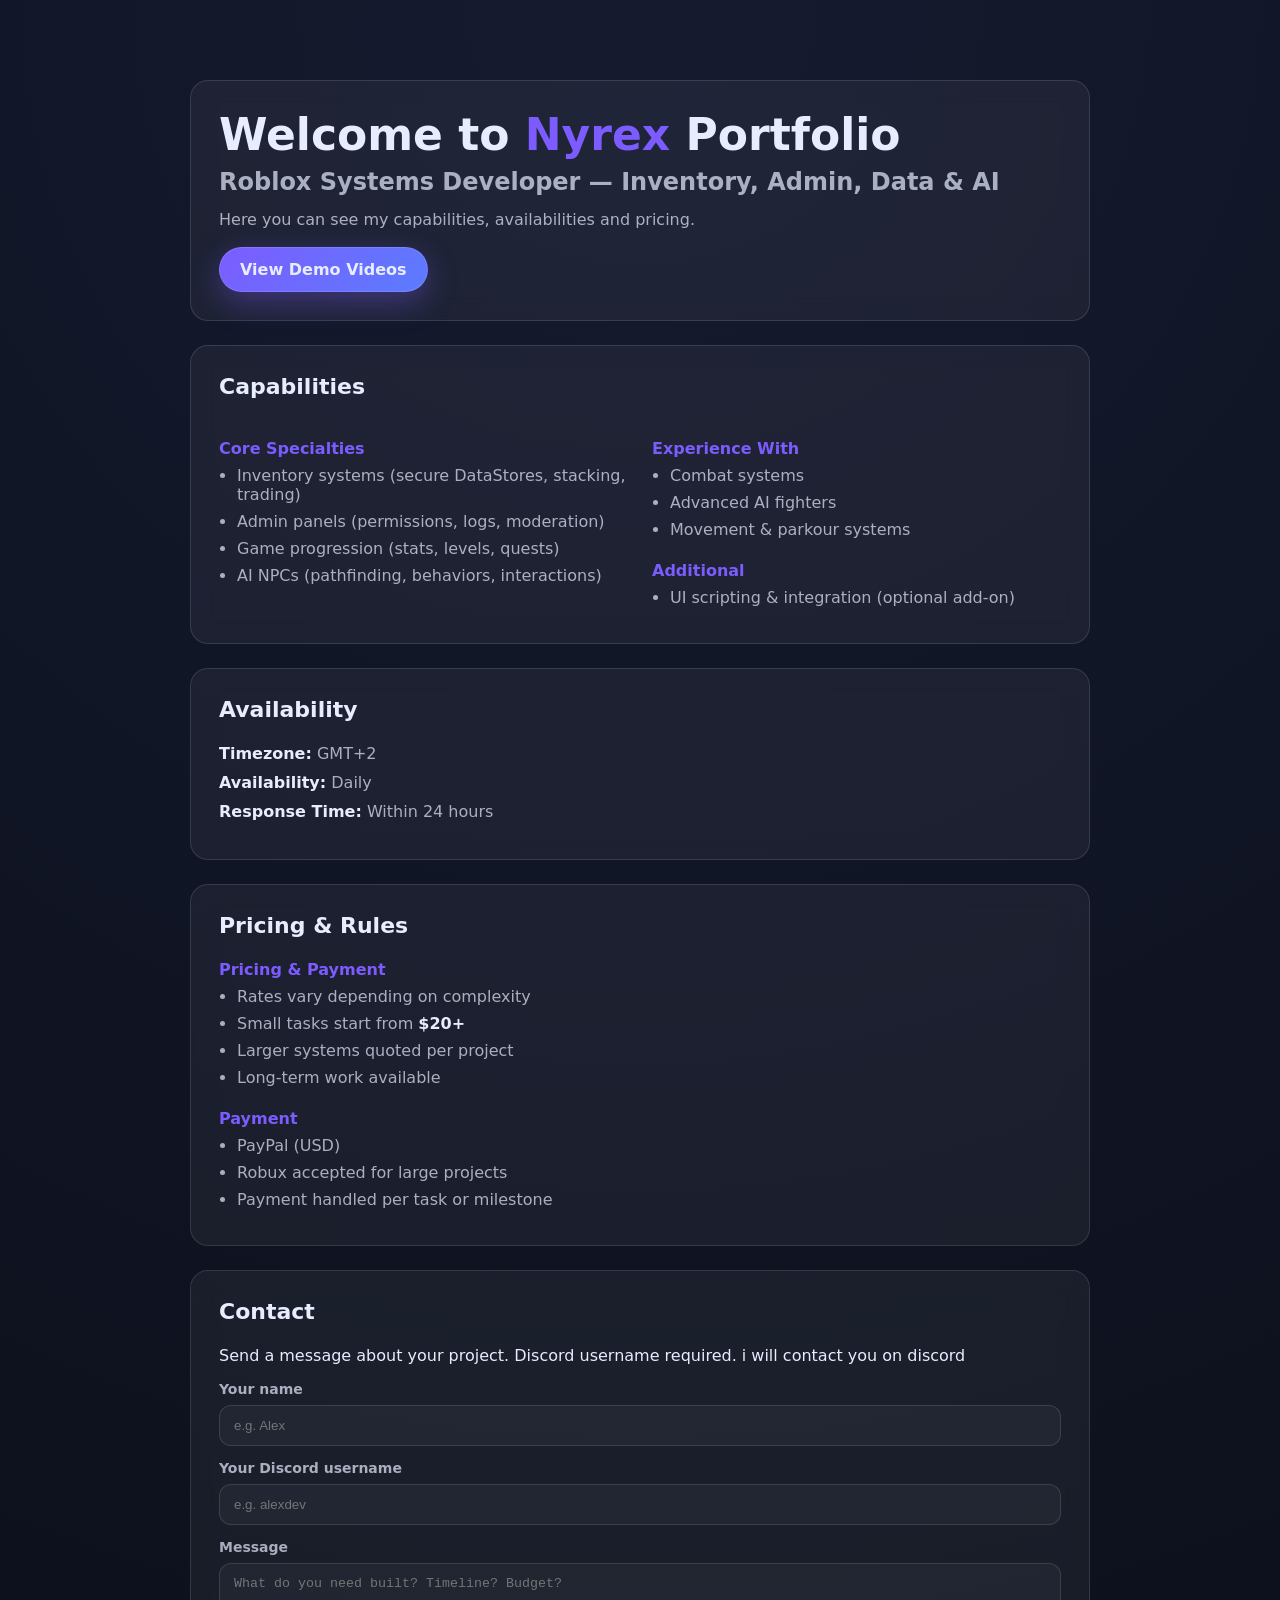
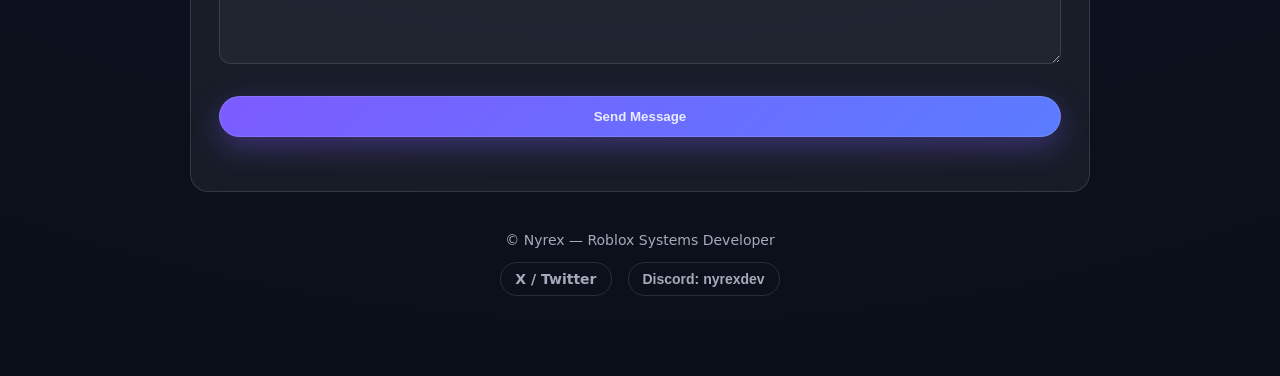
<file: index.html>
<!DOCTYPE html>
<html lang="en">
<head>
  <meta charset="UTF-8" />
  <meta name="viewport" content="width=device-width, initial-scale=1.0"/>
  <title>Nyrex | Roblox Systems Developer</title>
  <meta name="description" content="Nyrex – Roblox Systems Developer specializing in Inventory, Admin, Data & AI systems." />
  <link rel="stylesheet" href="style.css">
</head>
<body>

  <main class="container">

    <!-- INTRODUCTION -->
    <section class="card intro">
      <h1>Welcome to <span>Nyrex</span> Portfolio</h1>
      <h2>Roblox Systems Developer — Inventory, Admin, Data & AI</h2>
      <p>
        Here you can see my capabilities, availabilities and pricing.
      </p>
      <a href="videos.html" class="video-btn">View Demo Videos</a>
    </section>

    <!-- CAPABILITIES -->
    <section class="card">
      <h3>Capabilities</h3>

      <div class="grid">
        <div>
          <h4>Core Specialties</h4>
          <ul>
            <li>Inventory systems (secure DataStores, stacking, trading)</li>
            <li>Admin panels (permissions, logs, moderation)</li>
            <li>Game progression (stats, levels, quests)</li>
            <li>AI NPCs (pathfinding, behaviors, interactions)</li>
          </ul>
        </div>

        <div>
          <h4>Experience With</h4>
          <ul>
            <li>Combat systems</li>
            <li>Advanced AI fighters</li>
            <li>Movement & parkour systems</li>
          </ul>

          <h4 class="mt">Additional</h4>
          <ul>
            <li>UI scripting & integration (optional add-on)</li>
          </ul>
        </div>
      </div>
    </section>

    <!-- AVAILABILITY -->
    <section class="card">
      <h3>Availability</h3>
      <ul class="clean">
        <li><strong>Timezone:</strong> GMT+2</li>
        <li><strong>Availability:</strong> Daily</li>
        <li><strong>Response Time:</strong> Within 24 hours</li>
      </ul>
    </section>

    <!-- PRICING -->
    <section class="card">
      <h3>Pricing & Rules</h3>

      <h4>Pricing & Payment</h4>
      <ul>
        <li>Rates vary depending on complexity</li>
        <li>Small tasks start from <strong>$20+</strong></li>
        <li>Larger systems quoted per project</li>
        <li>Long-term work available</li>
      </ul>

      <h4 class="mt">Payment</h4>
      <ul>
        <li>PayPal (USD)</li>
        <li>Robux accepted for large projects</li>
        <li>Payment handled per task or milestone</li>
      </ul>
    </section>

<section class="card">
  <h3>Contact</h3>
  <p class="muted">
  Send a message about your project. Discord username required. i will contact you on discord
</p>

  <form id="contactForm" class="contact-form">
    <label>
      Your name
      <input name="name" type="text" placeholder="e.g. Alex" required />
    </label>

    <label>
  Your Discord username
  <input
    name="discord"
    type="text"
    placeholder="e.g. alexdev"
    required
  />
</label>

    <label>
      Message
      <textarea name="message" rows="5" placeholder="What do you need built? Timeline? Budget?" required></textarea>
    </label>

    <button type="submit" class="video-btn">Send Message</button>
    <p id="status" class="muted" style="margin:12px 0 0;"></p>
  </form>
</section>
    
    <footer>
  <p>© Nyrex — Roblox Systems Developer</p>

  <div class="socials">
    <a href="https://x.com/IgniteLetters" target="_blank" rel="noopener">
      X / Twitter
    </a>

    <button class="discord" onclick="copyDiscord()">
      Discord: nyrexdev
    </button>
  </div>
</footer>

  </main>
<script>
  function copyDiscord() {
    navigator.clipboard.writeText("nyrexdev");
    alert("Discord username copied!");
  }
</script>

<script>
  // IMPORTANT: paste your Discord webhook URL here (from your Discord channel integrations)
  const DISCORD_WEBHOOK_URL = "https://discord.com/api/webhooks/1467096070592008278/BDdr1871DQNd_BKgZv8av62VgzGixam8aNxmU4iuI-wE2fvMEAS0d7B5zWk0xNZHi5QP";

  const form = document.getElementById("contactForm");
  const statusEl = document.getElementById("status");

  form.addEventListener("submit", async (e) => {
    e.preventDefault();

    const btn = form.querySelector("button[type='submit']");
    btn.disabled = true;
    statusEl.textContent = "Sending...";

    const data = new FormData(form);
    const name = (data.get("name") || "").toString().trim();
    const discord = (data.get("discord") || "").toString().trim(); // REQUIRED
    const message = (data.get("message") || "").toString().trim();

    // Extra safety checks (even though HTML already enforces required)
    if (!discord) {
      statusEl.textContent = "Discord username is required.";
      btn.disabled = false;
      return;
    }
    if (!message) {
      statusEl.textContent = "Message is required.";
      btn.disabled = false;
      return;
    }

    const content =
      `📩 **New Portfolio Message**\n` +
      `**Name:** ${name || "N/A"}\n` +
      `**Discord:** ${discord}\n\n` +
      `**Message:**\n${message}`;

    try {
      const res = await fetch(DISCORD_WEBHOOK_URL, {
        method: "POST",
        headers: { "Content-Type": "application/json" },
        body: JSON.stringify({ content })
      });

      if (!res.ok) throw new Error("Failed to send");

      form.reset();
      statusEl.textContent = "Sent! I’ll reply on Discord.";
    } catch (err) {
      statusEl.textContent =
        "Error sending. Try again later or contact me on Discord: nyrexdev";
    } finally {
      btn.disabled = false;
    }
  });
</script>

  
</body>
</html>
</file>
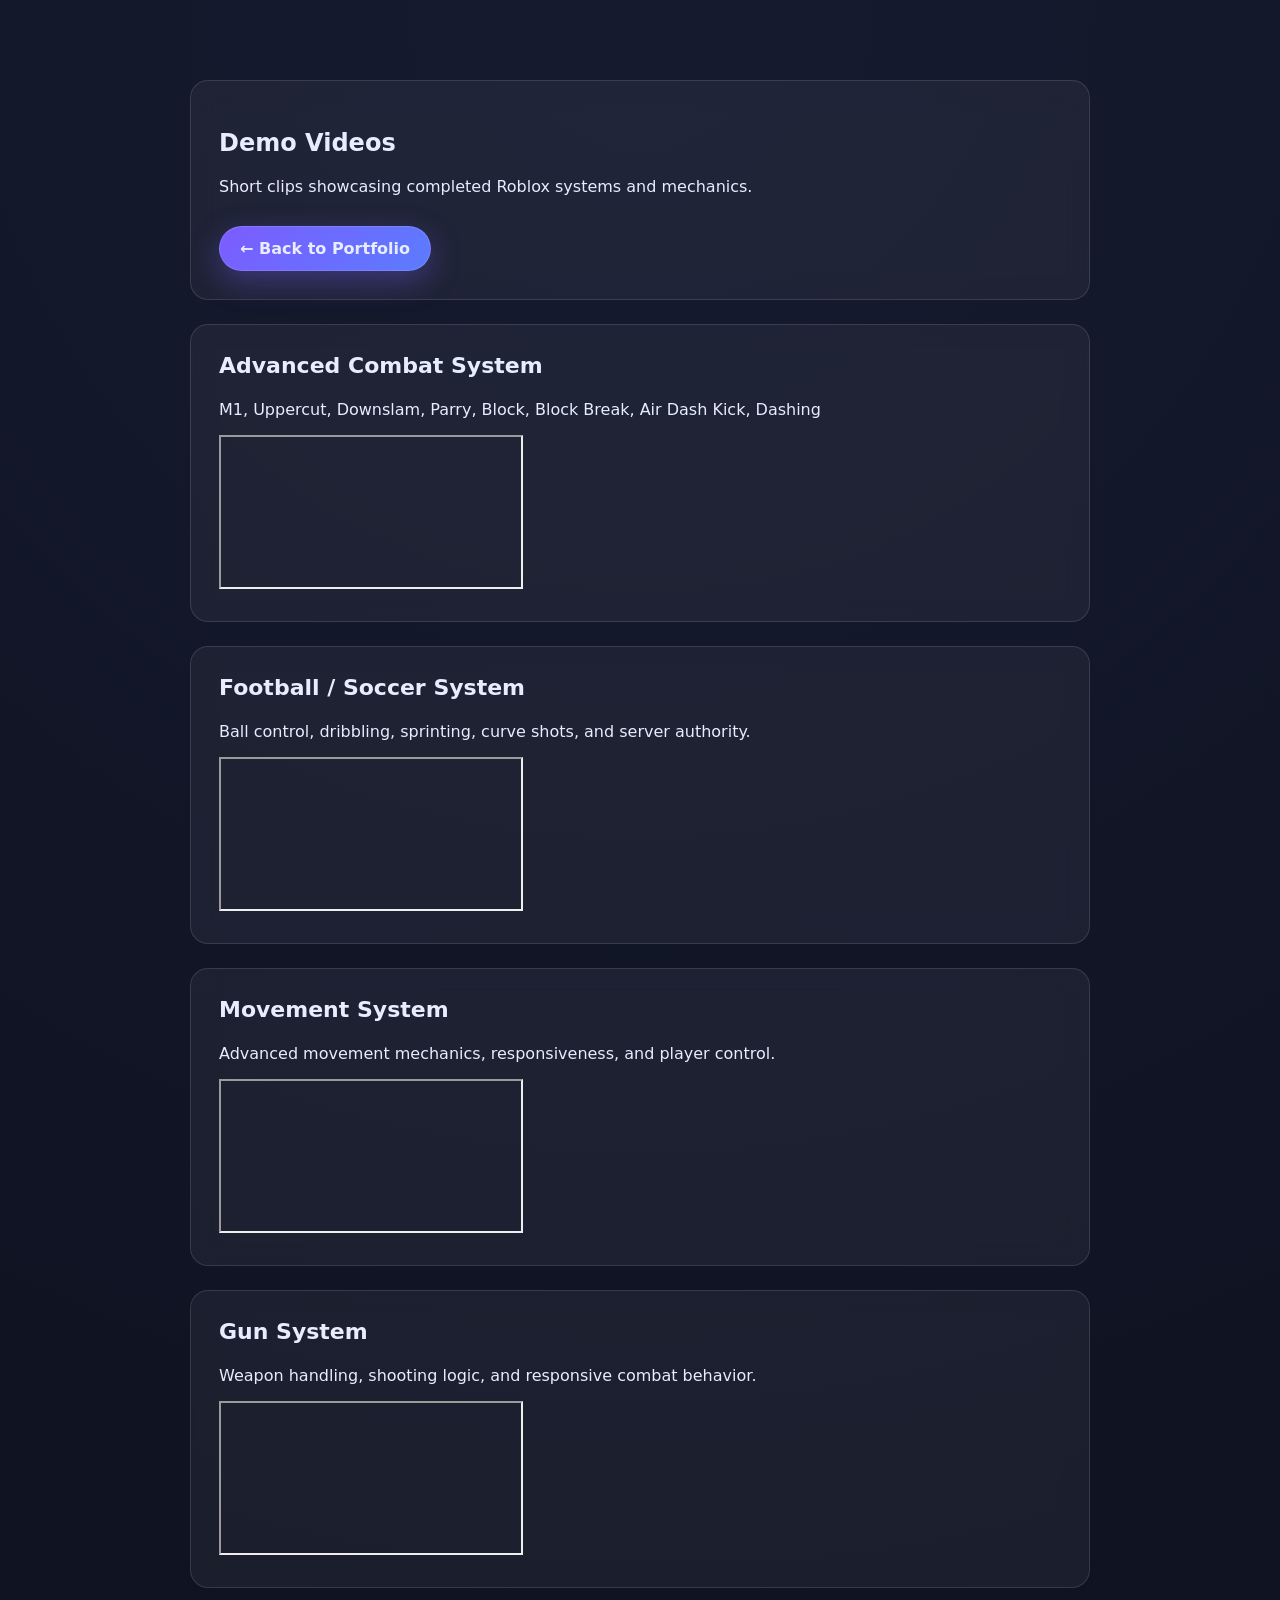
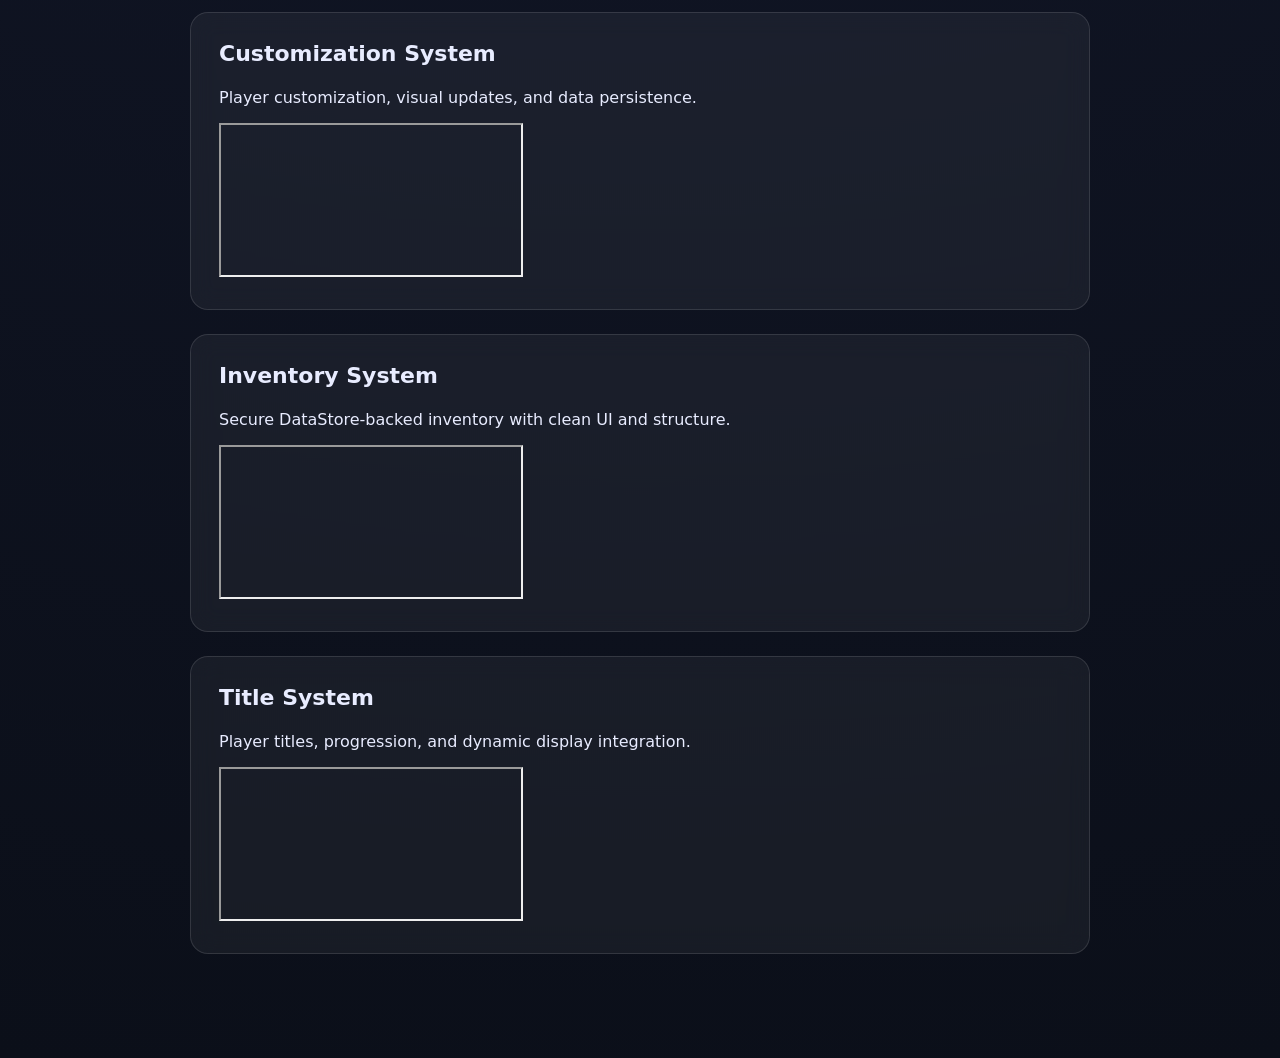
<file: videos.html>
<!DOCTYPE html>
<html lang="en">
<head>
  <meta charset="UTF-8">
  <meta name="viewport" content="width=device-width, initial-scale=1.0">
  <title>Nyrex | Demo Videos</title>
  <link rel="stylesheet" href="style.css">
</head>
<body>

  <main class="container">

    <!-- HEADER -->
    <section class="card">
      <h1>Demo Videos</h1>
      <p class="muted">
        Short clips showcasing completed Roblox systems and mechanics.
      </p>

      <a href="index.html" class="video-btn" style="margin-top:14px;">
        ← Back to Portfolio
      </a>
    </section>

    <!-- Combat System -->
    <section class="card">
      <h3>Advanced Combat System</h3>
      <p class="muted">
        M1, Uppercut, Downslam, Parry, Block, Block Break, Air Dash Kick, Dashing
      </p>

      <div class="video-wrap">
        <iframe
          src="https://www.youtube.com/embed/af6t0bNTclY"
          title="Advanced Combat System"
          allow="accelerometer; autoplay; clipboard-write; encrypted-media; gyroscope; picture-in-picture; web-share"
          referrerpolicy="strict-origin-when-cross-origin"
          allowfullscreen>
        </iframe>
      </div>
    </section>

    <!-- FOOTBALL / SOCCER SYSTEM -->
    <section class="card">
      <h3>Football / Soccer System</h3>
      <p class="muted">
        Ball control, dribbling, sprinting, curve shots, and server authority.
      </p>

      <div class="video-wrap">
        <iframe
          src="https://www.youtube.com/embed/uapVCUoicxA"
          title="Football / Soccer System Demo"
          allow="accelerometer; autoplay; clipboard-write; encrypted-media; gyroscope; picture-in-picture; web-share"
          referrerpolicy="strict-origin-when-cross-origin"
          allowfullscreen>
        </iframe>
      </div>
    </section>

    <!-- MOVEMENT SYSTEM -->
    <section class="card">
      <h3>Movement System</h3>
      <p class="muted">
        Advanced movement mechanics, responsiveness, and player control.
      </p>

      <div class="video-wrap">
        <iframe
          src="https://www.youtube.com/embed/cDnrjHJ2TtQ"
          title="Movement System Demo"
          allow="accelerometer; autoplay; clipboard-write; encrypted-media; gyroscope; picture-in-picture; web-share"
          referrerpolicy="strict-origin-when-cross-origin"
          allowfullscreen>
        </iframe>
      </div>
    </section>

    <!-- GUN SYSTEM -->
    <section class="card">
      <h3>Gun System</h3>
      <p class="muted">
        Weapon handling, shooting logic, and responsive combat behavior.
      </p>

      <div class="video-wrap">
        <iframe
          src="https://www.youtube.com/embed/5ELA9QoH-UE"
          title="Gun System Demo"
          allow="accelerometer; autoplay; clipboard-write; encrypted-media; gyroscope; picture-in-picture; web-share"
          referrerpolicy="strict-origin-when-cross-origin"
          allowfullscreen>
        </iframe>
      </div>
    </section>

    <!-- CUSTOMIZATION SYSTEM -->
    <section class="card">
      <h3>Customization System</h3>
      <p class="muted">
        Player customization, visual updates, and data persistence.
      </p>

      <div class="video-wrap">
        <iframe
          src="https://www.youtube.com/embed/-JCE2wBlF4A"
          title="Customization System Demo"
          allow="accelerometer; autoplay; clipboard-write; encrypted-media; gyroscope; picture-in-picture; web-share"
          referrerpolicy="strict-origin-when-cross-origin"
          allowfullscreen>
        </iframe>
      </div>
    </section>

    <!-- INVENTORY SYSTEM -->
    <section class="card">
      <h3>Inventory System</h3>
      <p class="muted">
        Secure DataStore-backed inventory with clean UI and structure.
      </p>

      <div class="video-wrap">
        <iframe
          src="https://www.youtube.com/embed/nARCq_5nO48"
          title="Inventory System Demo"
          allow="accelerometer; autoplay; clipboard-write; encrypted-media; gyroscope; picture-in-picture; web-share"
          referrerpolicy="strict-origin-when-cross-origin"
          allowfullscreen>
        </iframe>
      </div>
    </section>

    <!-- TITLE SYSTEM -->
    <section class="card">
      <h3>Title System</h3>
      <p class="muted">
        Player titles, progression, and dynamic display integration.
      </p>

      <div class="video-wrap">
        <iframe
          src="https://www.youtube.com/embed/F4w8E6Zg_oo"
          title="Title System Demo"
          allow="accelerometer; autoplay; clipboard-write; encrypted-media; gyroscope; picture-in-picture; web-share"
          referrerpolicy="strict-origin-when-cross-origin"
          allowfullscreen>
        </iframe>
      </div>
    </section>

  </main>

</body>
</html>
</file>
<file: style.css>
:root {
  --bg: #0b0f19;
  --card: rgba(255,255,255,0.05);
  --border: rgba(255,255,255,0.12);
  --text: #e8ecff;
  --muted: rgba(232,236,255,0.7);
  --accent: #7c5cff;
}

* {
  box-sizing: border-box;
}

body {
  margin: 0;
  font-family: system-ui, -apple-system, Segoe UI, Roboto, sans-serif;
  background: radial-gradient(circle at top, #151a2f, var(--bg));
  color: var(--text);
}

.container {
  width: min(900px, 92%);
  margin: 0 auto;
  padding: 80px 0;
}

.card {
  background: var(--card);
  border: 1px solid var(--border);
  border-radius: 18px;
  padding: 28px;
  margin-bottom: 24px;
  backdrop-filter: blur(12px);
}

.intro h1 {
  font-size: clamp(32px, 4vw, 44px);
  margin: 0 0 8px;
}

.intro h1 span {
  color: var(--accent);
}

.intro h2 {
  margin: 0 0 14px;
  font-weight: 600;
  color: var(--muted);
}

.intro p {
  margin: 0;
  color: var(--muted);
}

h3 {
  margin-top: 0;
  font-size: 22px;
}

h4 {
  margin-bottom: 8px;
  margin-top: 18px;
  color: var(--accent);
}

.mt {
  margin-top: 22px;
}

.grid {
  display: grid;
  grid-template-columns: 1fr 1fr;
  gap: 24px;
}

ul {
  padding-left: 18px;
  margin: 0;
}

ul li {
  margin-bottom: 8px;
  color: var(--muted);
}

ul.clean {
  list-style: none;
  padding-left: 0;
}

ul.clean li {
  margin-bottom: 10px;
}

strong {
  color: var(--text);
}

footer {
  text-align: center;
  margin-top: 40px;
  color: var(--muted);
  font-size: 14px;
}

@media (max-width: 700px) {
  .grid {
    grid-template-columns: 1fr;
  }
}

.video-btn {
  display: inline-block;
  margin-top: 18px;
  padding: 12px 20px;
  border-radius: 999px;
  border: 1px solid var(--border);
  text-decoration: none;
  font-weight: 600;
  color: var(--text);
  background: linear-gradient(135deg, #7c5cff, #5b7cff);
  box-shadow: 0 10px 30px rgba(124,92,255,0.35);
  transition: transform 0.15s ease, box-shadow 0.15s ease;
}

.video-btn:hover {
  transform: translateY(-2px);
  box-shadow: 0 14px 40px rgba(124,92,255,0.5);
}

.socials {
  margin-top: 10px;
  display: flex;
  justify-content: center;
  gap: 16px;
  flex-wrap: wrap;
}

.socials a,
.socials button {
  background: transparent;
  border: 1px solid var(--border);
  color: var(--muted);
  padding: 8px 14px;
  border-radius: 999px;
  font-size: 14px;
  font-weight: 600;
  text-decoration: none;
  cursor: pointer;
  transition: all 0.15s ease;
}

.socials a:hover,
.socials button:hover {
  color: var(--text);
  border-color: var(--accent);
  transform: translateY(-1px);
}

.contact-form {
  margin-top: 14px;
  display: grid;
  gap: 14px;
}

.contact-form label {
  display: grid;
  gap: 8px;
  color: var(--muted);
  font-weight: 600;
  font-size: 14px;
}

.contact-form input,
.contact-form textarea {
  width: 100%;
  padding: 12px 14px;
  border-radius: 12px;
  border: 1px solid var(--border);
  background: rgba(255,255,255,0.04);
  color: var(--text);
  outline: none;
}

.contact-form input:focus,
.contact-form textarea:focus {
  border-color: var(--accent);
}
</file>
